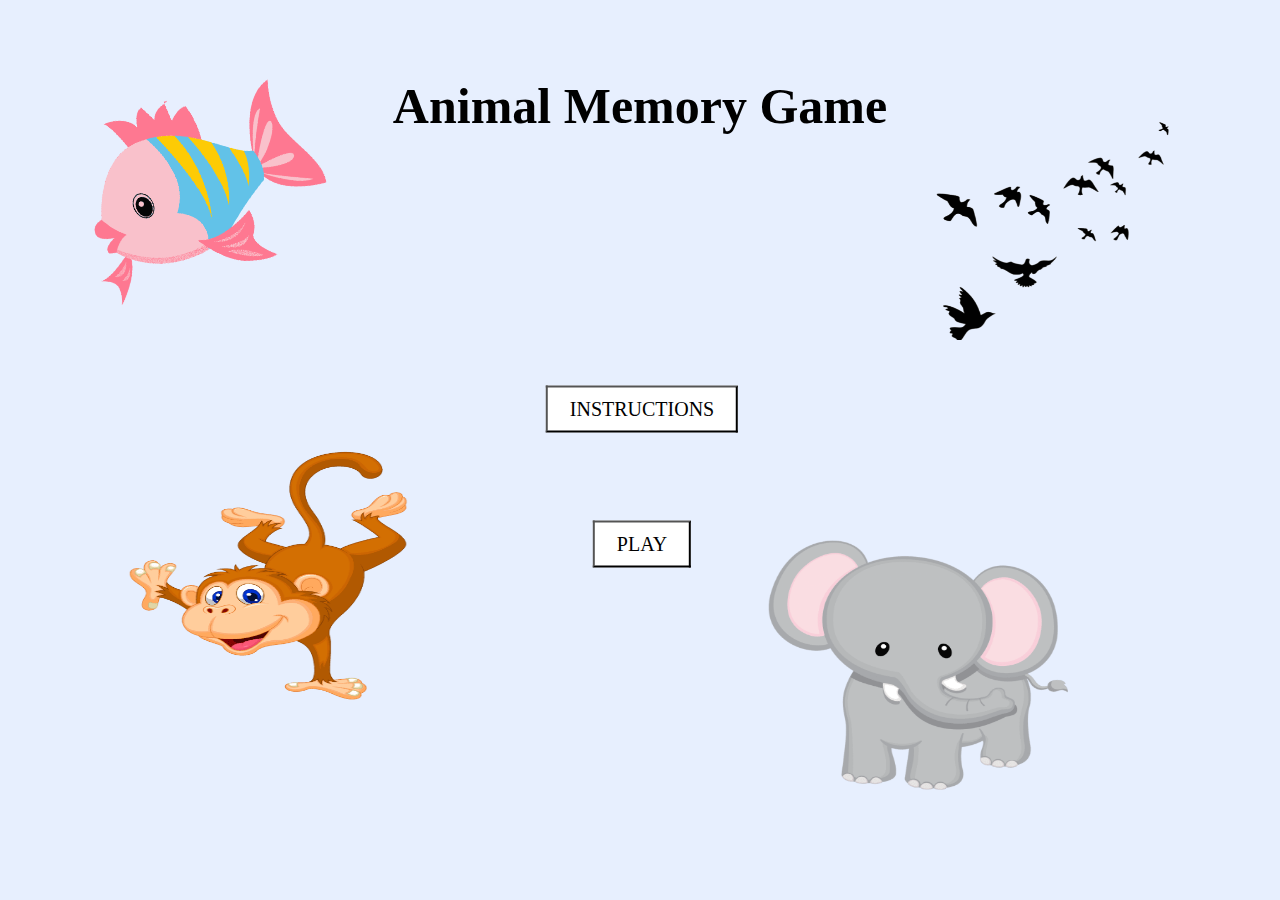
<file: index.html>
<!DOCTYPE html>
<html lang="en" dir="ltr">
  <head>
    <style>
    body {
    	background-color: #e7effe;

    }
    </style>
    <meta charset="utf-8">
    <link rel="stylesheet" type="text/css" href="createTask.css?rnd=132">
    <title>Create Performance Task</title>
    <h1>Animal Memory Game</h1>
    <button class="play" onclick="play()">PLAY</button>
    <button class="instructions" onclick="instructions()">INSTRUCTIONS</button>
    <script src="createTask.js"></script>
    <img class = "fish" src="PinkFish.png">
    <img class = "ele" src="Elephant.png">
    <img class = "monkey" src="Monkey.png">
    <img class = "birds" src="Birds.png">
  </head>
  <body>
    <script>
    function play() {
      location.replace("Choose.html");
    }
    function instructions() {
      location.replace("Instructions.html");
    }
    </script>

  </body>
</html>
</file>
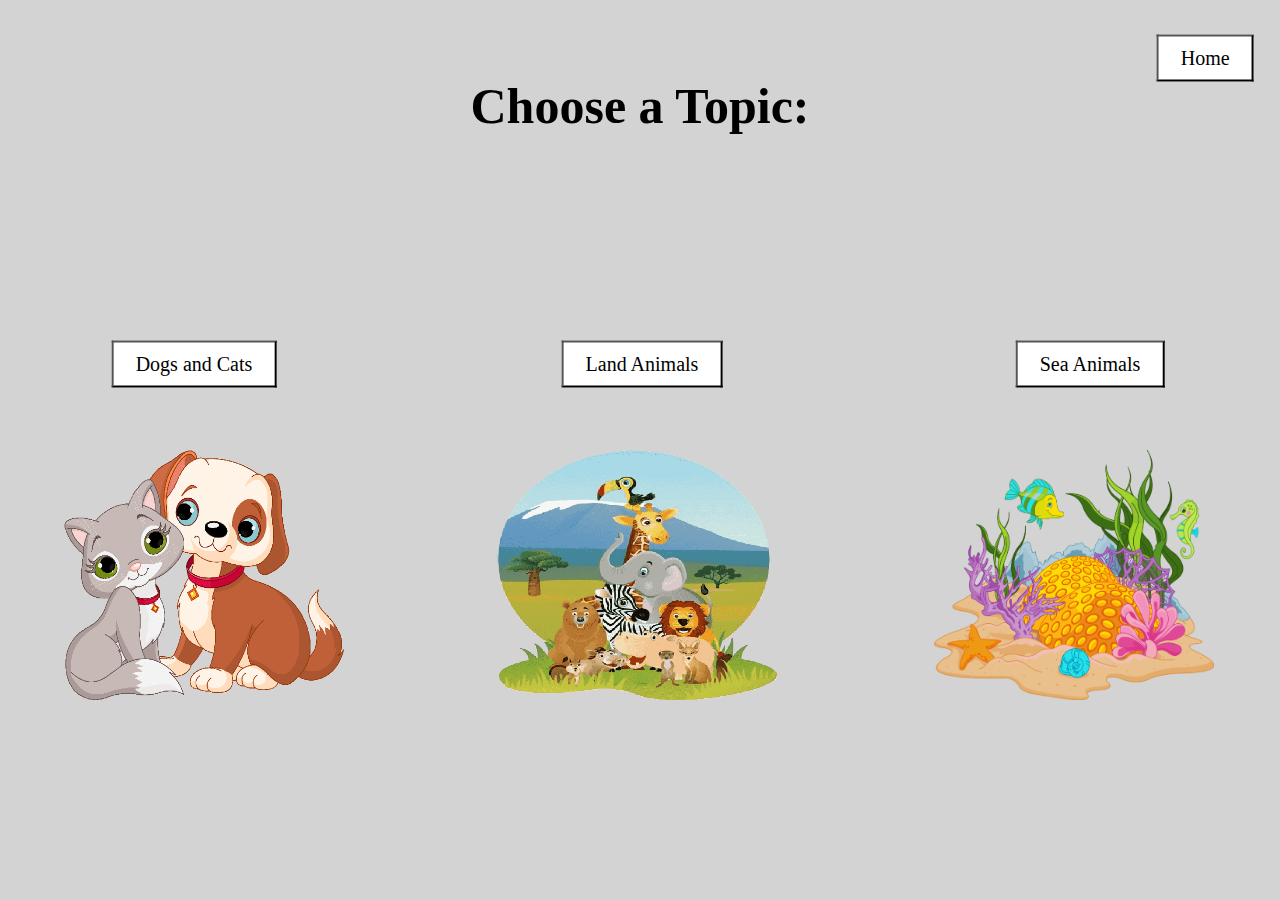
<file: Choose.html>
<!DOCTYPE html>
<html lang="en" dir="ltr">
  <head>
    <style>
    body {
    	background-color: lightgrey;

    }
    </style>
    <link rel="stylesheet" type="text/css" href="createTask.css?rnd=132">
    <h1>Choose a Topic:</h1>
    <button class="dogs" onclick="dogs()">Dogs and Cats</button>
    <button class="safari" onclick="land()">Land Animals</button>
    <button class="sea" onclick="sea()">Sea Animals</button>
    <img class = "dc" src="Dog&Cat.png">
    <img class = "saf" src="Safari.png">
    <img class = "coral" src="Coral.png">
    <script src="createTask.js"></script>
  </head>
  <body>
    <script>
    function dogs() {
      location.replace("Page1.html");
    }
    function land() {
      location.replace("Page2.html");
    }
    function sea() {
      location.replace("Page3.html");
    }
    // cards = localStorage.getItem("cards");
    // cards = 0;
    // window.alert(cards)
    // var cards = localStorage.setItem("pages", card);
    var p = 3;
    var points = localStorage.setItem("points", p);

    var fscore = 0;
    var fscore = localStorage.setItem("fScore", fscore);

    var ogQ = 32;
    var qNum = localStorage.setItem("questionNumber", ogQ);


    goHome()
    </script>

  </body>
</html>
</file>
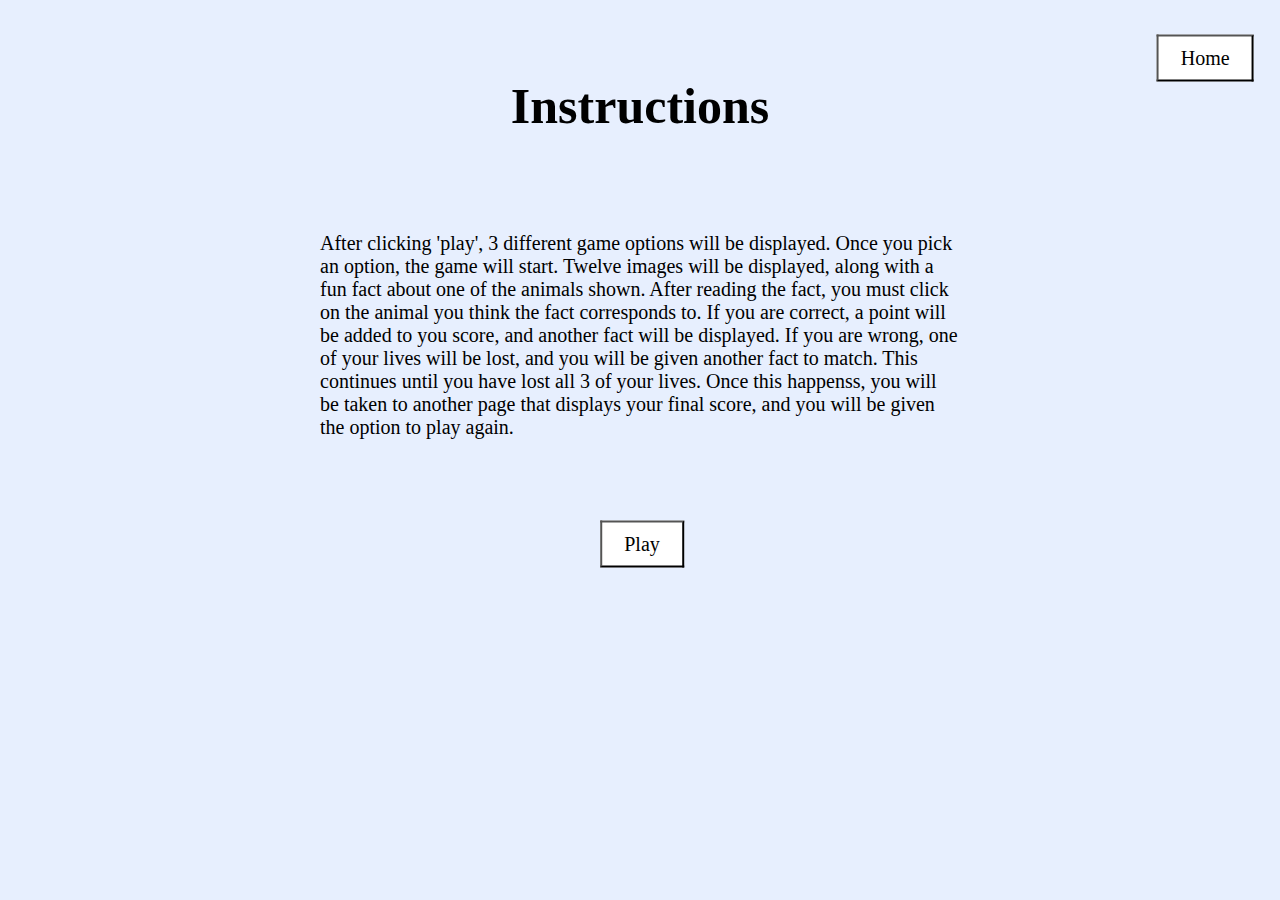
<file: Instructions.html>
<!DOCTYPE html>
<html lang="en" dir="ltr">
  <head>
    <style>
    body {
    	background-color: #e7effe;
    }
    </style>
    <link rel="stylesheet" type="text/css" href="createTask.css?rnd=132">
    <h1>Instructions</h1>
    <script src="createTask.js"></script>



  </head>
  <body>
    <script>
    document.write('<p>'+ instructions +'</p>')
    //document.write(intructions);
    goHome()
    goPlay()
    </script>

  </body>
</html>
</file>
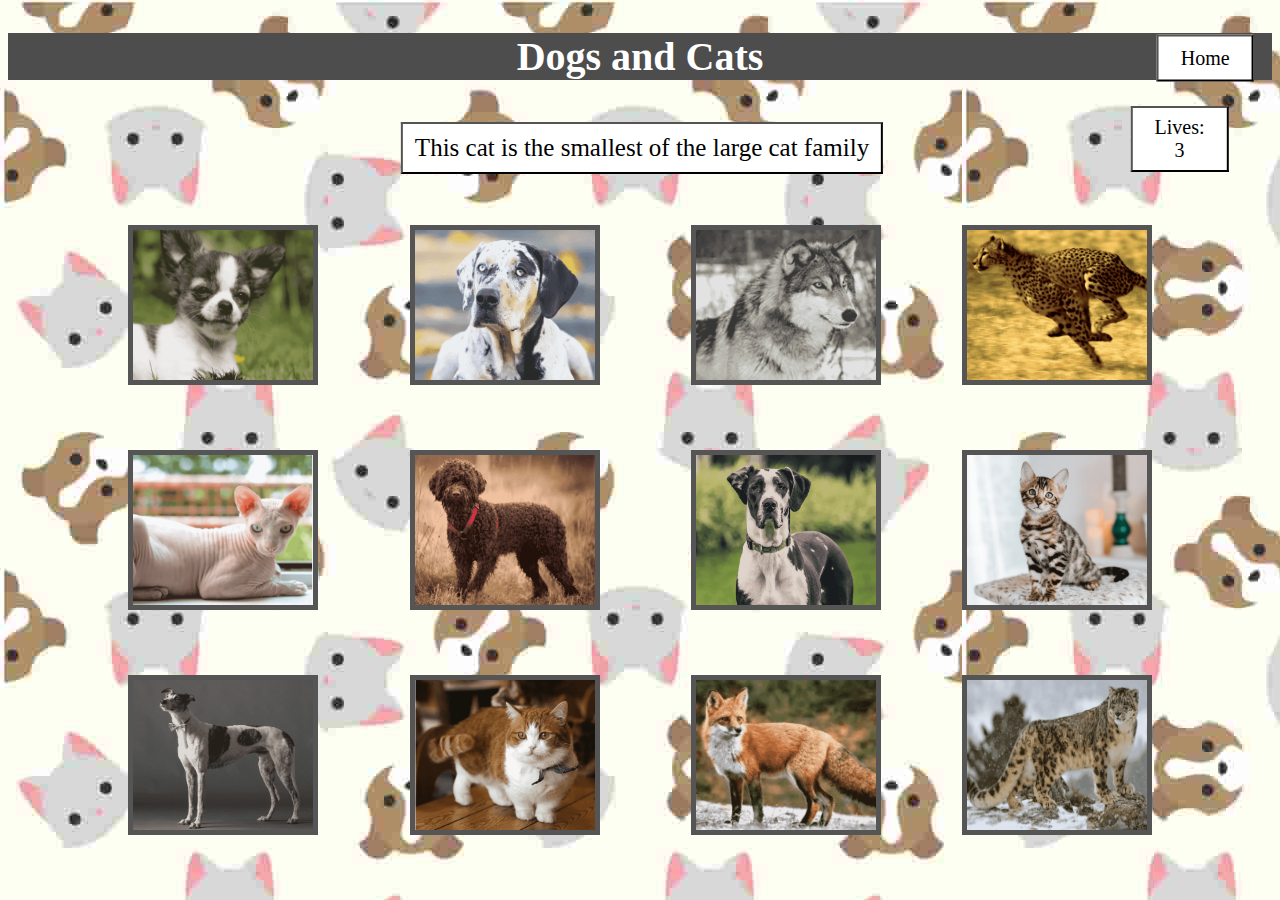
<file: Page1.html>
<!DOCTYPE html>
<html lang="en" dir="ltr">
  <head>
    <style>
    body {
     background-image: url("paw.jpg");
    }
    </style>
    <link rel="stylesheet" type="text/css" href="createTask.css?rnd=132">
    <h2>Dogs and Cats</h2>
    <script src="createTask.js"></script>

  </head>
  <body>
    <script>
    function questionCheck(qCell) {
      qNum = localStorage.getItem("questionNumber")
      var qCell = Math.floor(Math.random() * 11);
      do  {
        if  (qCell ==  qNum) {
          var qCell = Math.floor(Math.random() * 11);
          false;
        }
        else {
          true;
        }
      }while(false)
      document.write('<button class="facts">'+ dcFacts[qCell] +'</button>')
      var qNum = localStorage.setItem("questionNumber", qCell);
    }
    function reFresh() {
      location.replace("Page1.html")
    }
    ran()
    goHome()
    start1()
    question()
    score()
    </script>

  </body>
</html>
</file>
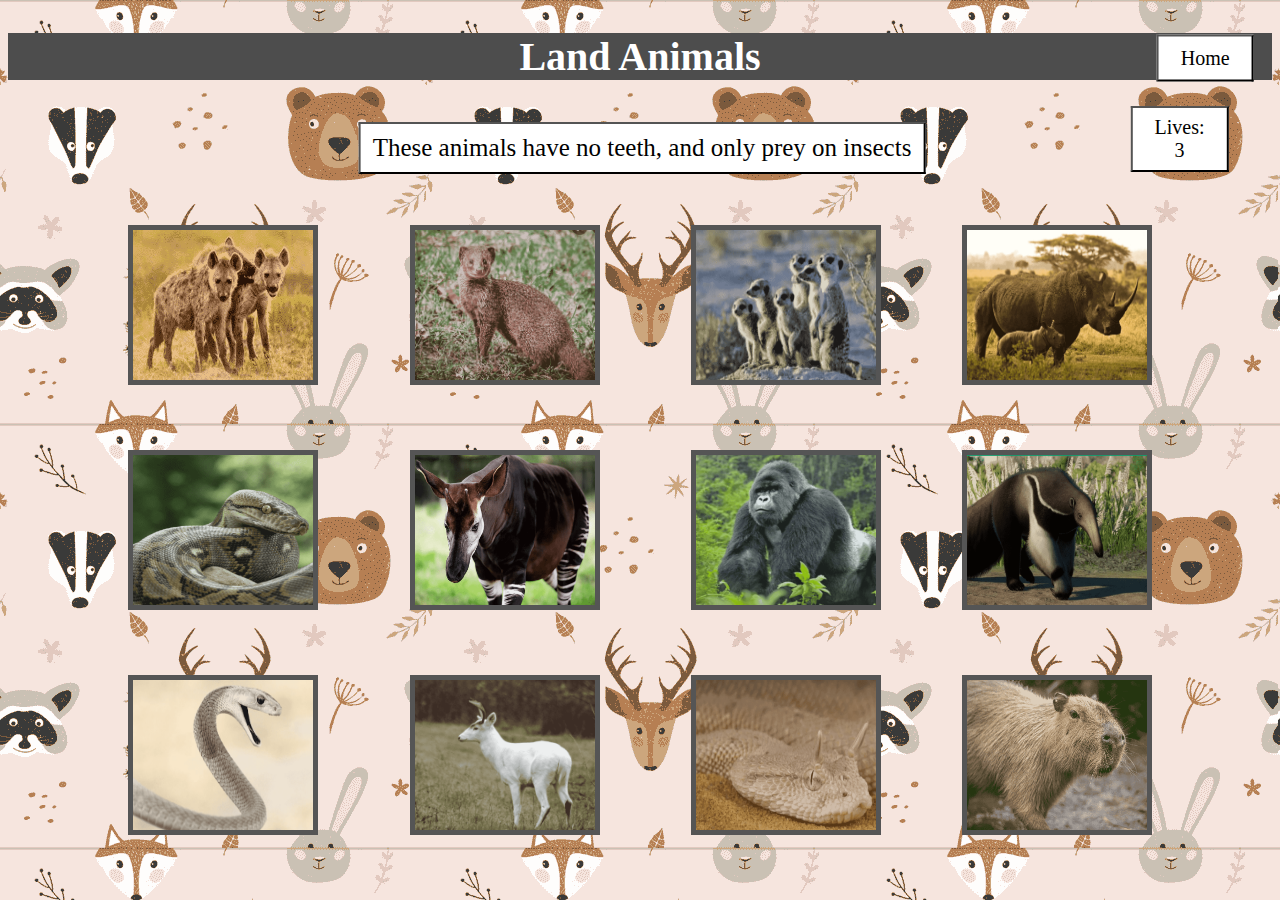
<file: Page2.html>
<!DOCTYPE html>
<html lang="en" dir="ltr">
  <head>
    <style>
    body {
     background-image: url("landAni.png");
    }
    </style>
    <link rel="stylesheet" type="text/css" href="createTask.css?rnd=132">
    <h2>Land Animals</h2>
    <script src="createTask.js"></script>
  </head>
  <body>
    <script>
    function questionCheck(qCell) {
      qNum = localStorage.getItem("questionNumber")
      do  {
        if  (qCell ==  qNum) {
          var qCell = Math.floor(Math.random() * 11);
          false;
        }
        else {
          true;
        }
      }while(false)
      document.write('<button class="facts">'+ laFacts[qCell] +'</button>')
      var qNum = localStorage.setItem("questionNumber", qCell);
    }

    function reFresh() {
      location.replace("Page2.html")
    }
    goHome()
    ran()
    start2()
    question()
    score()
    </script>

  </body>
</html>
</file>
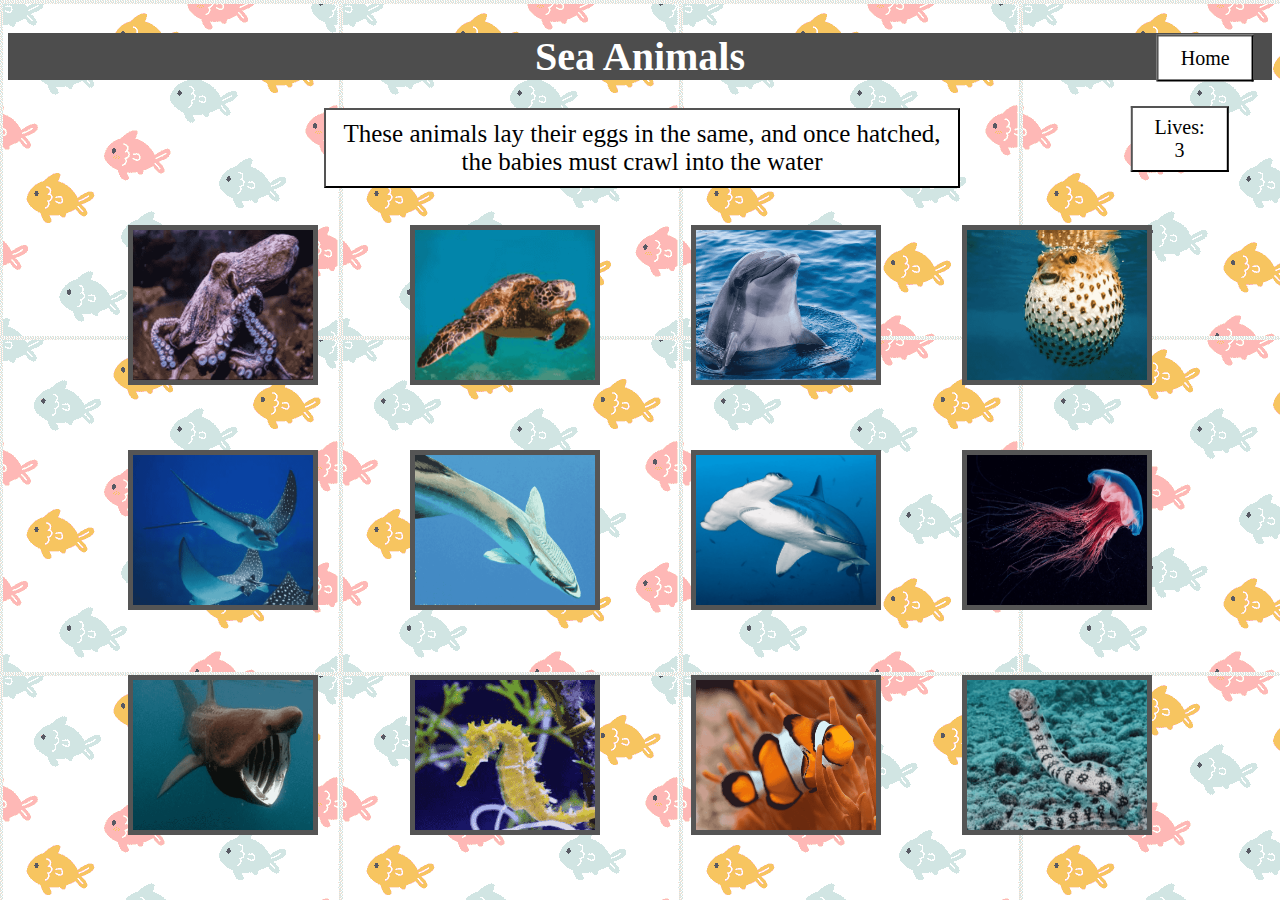
<file: Page3.html>
<!DOCTYPE html>
<html lang="en" dir="ltr">
  <head>
    <style>
    body {
     background-image: url("sback.png");
    }
    </style>
    <link rel="stylesheet" type="text/css" href="createTask.css?rnd=132">
    <h2>Sea Animals</h2>
    <script src="createTask.js"></script>

  </head>
  <body>
    <script>
      function questionCheck(qCell) {
        qNum = localStorage.getItem("questionNumber")
        var qCell = Math.floor(Math.random() * 11);
        do  {
          if  (qCell ==  qNum) {
            var qCell = Math.floor(Math.random() * 11);
            false;
          }
          else {
            true;
          }
        }while(false)
        document.write('<button class="facts" >'+ sFacts[qCell] +'</button>')
        var qNum = localStorage.setItem("questionNumber", qCell);
      }

      function reFresh() {
        location.replace("Page3.html")
      }
      goHome()
      ran()
      start3()
      question()
      score()
    </script>

  </body>
</html>
</file>
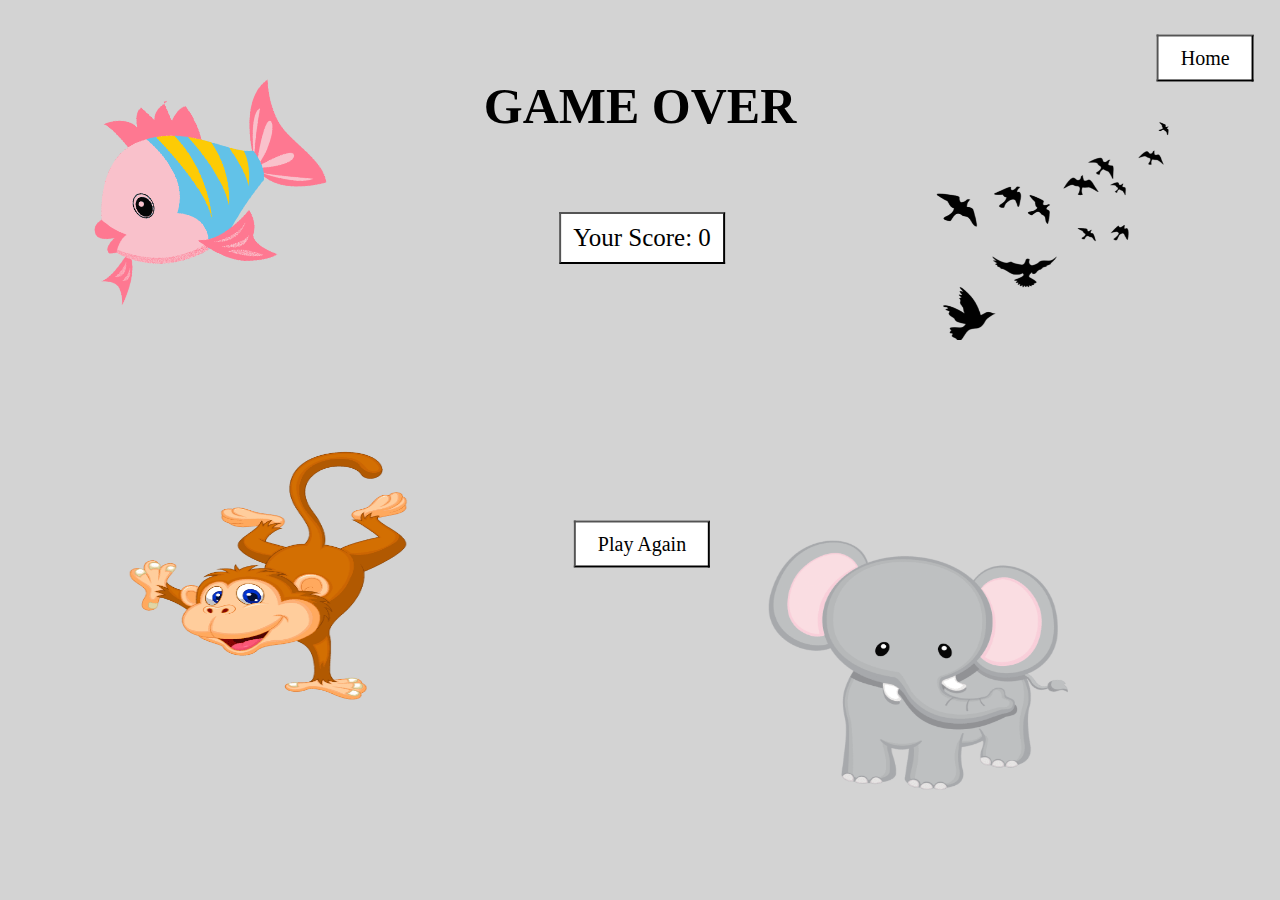
<file: Page4.html>
<!DOCTYPE html>
<html lang="en" dir="ltr">
  <head>
    <style>
    body {
    	background-color: lightgrey;
    }
    </style>
    <link rel="stylesheet" type="text/css" href="createTask.css?rnd=132">
    <h1>GAME OVER</h1>
  </head>
  <script src="createTask.js"></script>
  <body>
    <script>
    fscore = localStorage.getItem("fScore");
    document.write('<button class="endScore"> Your Score: '+ fscore +'</button>')
    var fscore = localStorage.setItem("fScore", fscore);
    goHome()
    printIMGs()
    playAgain()
    </script>

  </body>
</html>
</file>
<file: createTask.css>
h1 {
  position: absolute;
  top: 8%;
  left: 50%;
  -ms-transform: translate(-50%, -50%);
  transform: translate(-50%, -50%);
  font-size: 50px;
}
h2 {
  text-align: center;
  background-color: #4d4d4d;
  color: white;
  font-size: 40px;
}

p {
  position: absolute;
  top:35%;
  left: 50%;
  -ms-transform: translate(-50%, -50%);
  transform: translate(-50%, -50%);
  font-size: 20px;
}

.dogs {
  background-color: #FFFFFF;
  color: black;
  padding: 10px 22px;
  text-align: center;
  text-decoration: none;
  font-size: 20px;
	font-family: serif;
  margin: 4px 2px;
  cursor: pointer;
	position: absolute;
  top: 40%;
  left: 15%;
  -ms-transform: translate(-50%, -50%);
  transform: translate(-50%, -50%);
}

.safari {
  background-color: #FFFFFF;
  color: black;
  padding: 10px 22px;
  text-align: center;
  text-decoration: none;
  font-size: 20px;
	font-family: serif;
  margin: 4px 2px;
  cursor: pointer;
	position: absolute;
  top: 40%;
  left: 50%;
  -ms-transform: translate(-50%, -50%);
  transform: translate(-50%, -50%);
}

.sea {
  background-color: #FFFFFF;
  color: black;
  padding: 10px 22px;
  text-align: center;
  text-decoration: none;
  font-size: 20px;
	font-family: serif;
  margin: 4px 2px;
  cursor: pointer;
	position: absolute;
  top: 40%;
  left: 85%;
  -ms-transform: translate(-50%, -50%);
  transform: translate(-50%, -50%);
}

.home {
  background-color: #FFFFFF;
  color: black;
  padding: 10px 22px;
  text-align: center;
  text-decoration: none;
  font-size: 20px;
	font-family: serif;
  margin: 4px 2px;
  cursor: pointer;
	position: absolute;
  top: 6%;
  left: 94%;
  -ms-transform: translate(-50%, -50%);
  transform: translate(-50%, -50%);
}

.facts {
  background-color: #FFFFFF;
  color: black;
  padding: 10px 12px;
  text-align: center;
  text-decoration: none;
  font-size: 25px;
	font-family: serif;
  margin: 4px 2px;
  cursor: pointer;
	position: absolute;
  top: 16%;
  left: 50%;
  -ms-transform: translate(-50%, -50%);
  transform: translate(-50%, -50%);
}

.endScore {
  background-color: #FFFFFF;
  color: black;
  padding: 10px 12px;
  text-align: center;
  text-decoration: none;
  font-size: 25px;
	font-family: serif;
  margin: 4px 2px;
  cursor: pointer;
	position: absolute;
  top: 26%;
  left: 50%;
  -ms-transform: translate(-50%, -50%);
  transform: translate(-50%, -50%);
}

.score {
  background-color: #FFFFFF;
  color: black;
  padding: 8px 18px;
  text-align: center;
  text-decoration: none;
  font-size: 20px;
	font-family: serif;
  margin: 4px 2px;
  cursor: pointer;
	position: absolute;
  top: 15%;
  left: 92%;
  -ms-transform: translate(-50%, -50%);
  transform: translate(-50%, -50%);
}

.play {
  background-color: #FFFFFF;
  color: black;
  padding: 10px 22px;
  text-align: center;
  text-decoration: none;
  font-size: 20px;
	font-family: serif;
  margin: 4px 2px;
  cursor: pointer;
	position: absolute;
  top: 60%;
  left: 50%;
  -ms-transform: translate(-50%, -50%);
  transform: translate(-50%, -50%);
}

.instructions {
  background-color: #FFFFFF;
  color: black;
  padding: 10px 22px;
  text-align: center;
  text-decoration: none;
  font-size: 20px;
	font-family: serif;
  margin: 4px 2px;
  cursor: pointer;
	position: absolute;
  top: 45%;
  left: 50%;
  -ms-transform: translate(-50%, -50%);
  transform: translate(-50%, -50%);
}

.fish {
  width: 250px;
	height: 200px;
	position: absolute;
	top: 10%;
	left: 5%;
  transform: rotate(-30deg);
}

.monkey {
  width: 280px;
	height: 250px;
	position: absolute;
	top: 50%;
	left: 10%;
}

.ele {
  width: 300px;
	height: 250px;
	position: absolute;
	top: 60%;
	left: 60%;
}

.birds {
  width: 300px;
	height: 250px;
	position: absolute;
	top: 10%;
	left: 70%;
}

.dc {
  width: 280px;
	height: 250px;
	position: absolute;
	top: 50%;
	left: 5%;
}


.saf {
  width: 280px;
	height: 250px;
	position: absolute;
	top: 50%;
	left: 38.8%;
}

.coral {
  width: 280px;
	height: 250px;
	position: absolute;
	top: 50%;
	left: 73%;
}

.r1c1 {
  width: 180px;
	height: 150px;
	position: absolute;
	top: 25%;
	left: 10%;
  border: 5px solid #555;
}
.r1c2 {
  width: 180px;
	height: 150px;
	position: absolute;
	top: 25%;
	left: 32%;
  border: 5px solid #555;
}
.r1c3 {
  width: 180px;
	height: 150px;
	position: absolute;
	top: 25%;
	left: 54%;
  border: 5px solid #555;
}
.r1c4 {
  width: 180px;
	height: 150px;
	position: absolute;
	top: 25%;
	right: 10%;
  border: 5px solid #555;
}

.r2c1 {
  width: 180px;
	height: 150px;
	position: absolute;
	top: 50%;
	left: 10%;
  border: 5px solid #555;
}

.r2c2 {
  width: 180px;
	height: 150px;
	position: absolute;
	top: 50%;
	left: 32%;
  border: 5px solid #555;
}

.r2c3 {
  width: 180px;
	height: 150px;
	position: absolute;
	top: 50%;
	left: 54%;
  border: 5px solid #555;
}

.r2c4 {
  width: 180px;
	height: 150px;
	position: absolute;
	top: 50%;
	right: 10%;
  border: 5px solid #555;
}

.r3c1 {
  width: 180px;
	height: 150px;
	position: absolute;
	top: 75%;
	left: 10%;
  border: 5px solid #555;
}

.r3c2 {
  width: 180px;
	height: 150px;
	position: absolute;
	top: 75%;
	left: 32%;
  border: 5px solid #555;
}

.r3c3 {
  width: 180px;
	height: 150px;
	position: absolute;
	top: 75%;
	left: 54%;
  border: 5px solid #555;
}

.r3c4 {
  width: 180px;
	height: 150px;
	position: absolute;
	top: 75%;
	right: 10%;
  border: 5px solid #555;
}
</file>
